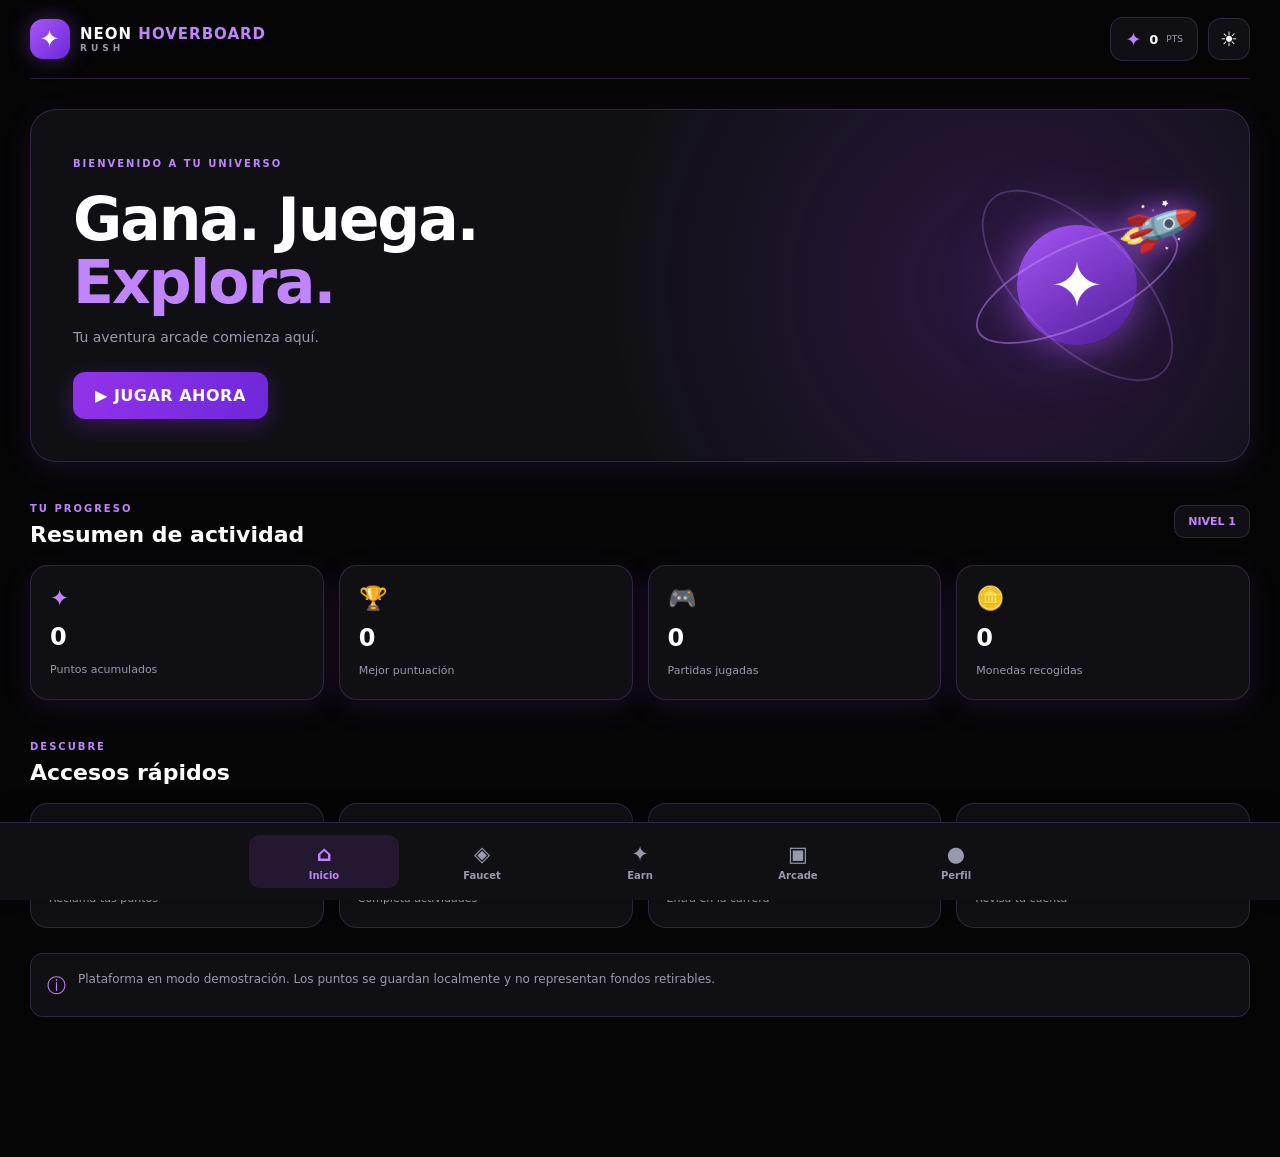
<file: index.html>
<!DOCTYPE html>
<html lang="es">
<head>
  <meta charset="UTF-8">
  <meta name="viewport" content="width=device-width, initial-scale=1.0">
  <meta name="theme-color" content="#090611">
  <meta name="description" content="Neon Hoverboard Rush - Arcade y plataforma de recompensas">
  <title>Neon Hoverboard Rush</title>

  <link rel="stylesheet" href="assets/css/styles.css">
</head>
<body>

  <div id="app">
    <header id="app-header"></header>
    <main id="main-content"></main>
    <nav id="bottom-navigation"></nav>
  </div>

  <script src="assets/js/storage.js"></script>
  <script src="assets/js/game.js"></script>
  <script src="assets/js/app.js"></script>

</body>
</html>
</file>
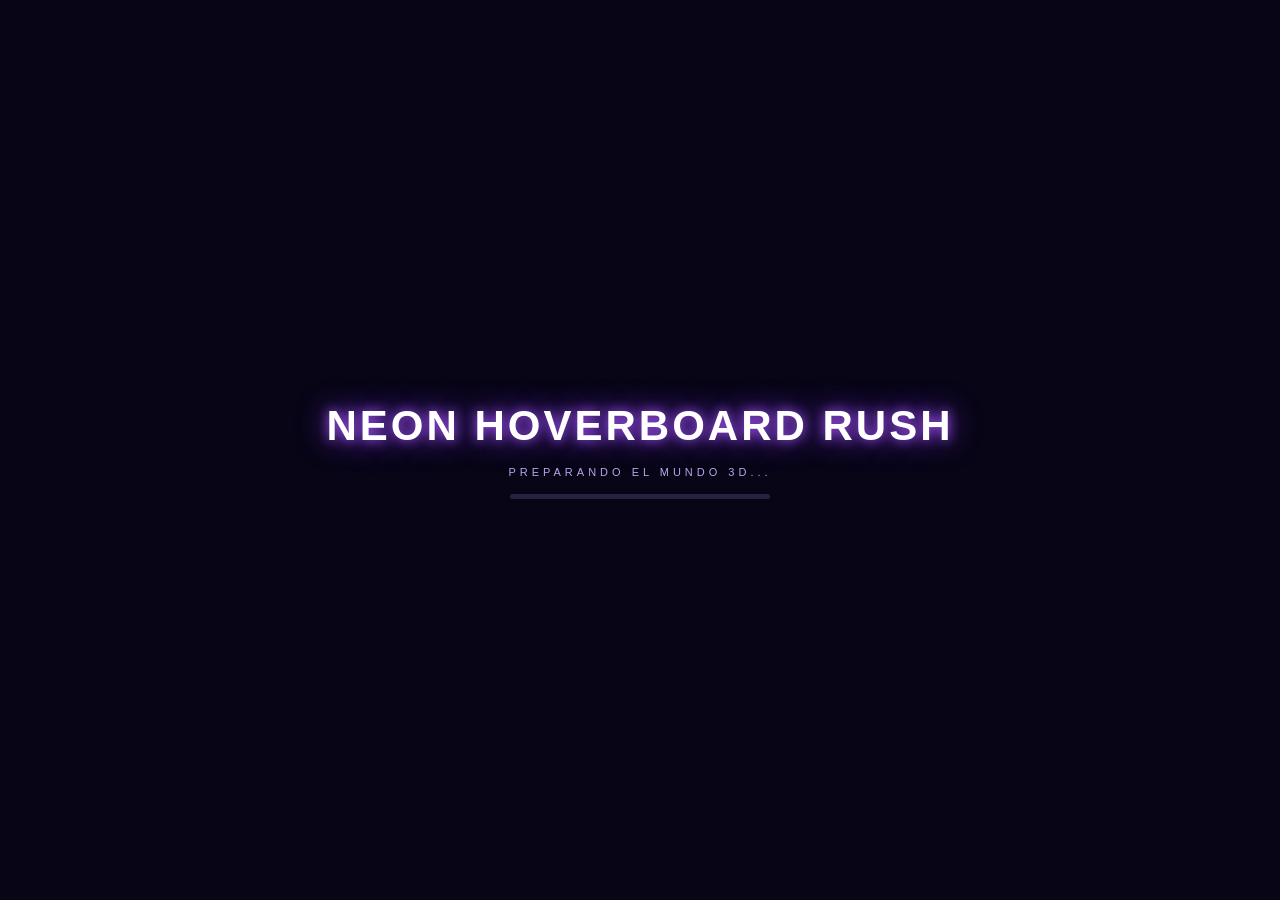
<file: prototype-3d.html>
<!DOCTYPE html>
<html lang="es">
<head>
  <meta charset="UTF-8">
  <meta name="viewport" content="width=device-width, initial-scale=1.0">
  <meta name="theme-color" content="#080516">
  <title>Neon Hoverboard Rush 3D</title>
  <link rel="stylesheet" href="assets/css/prototype-3d.css">
</head>
<body>
  <div id="game-container">
    <canvas id="game-canvas"></canvas>

    <div id="loading-screen">
      <div class="loading-title">NEON HOVERBOARD RUSH</div>
      <div class="loading-subtitle">PREPARANDO EL MUNDO 3D...</div>
      <div class="loading-bar">
        <div id="loading-progress"></div>
      </div>
    </div>

    <div id="game-hud">
      <div class="hud-top">
        <div class="hud-brand">NEON <span>RUSH</span></div>
        <div class="hud-score">⭐ <span id="score">0</span></div>
      </div>

      <div class="hud-bottom">
        <div id="game-message">PREPARADO PARA CORRER</div>
        <button id="start-button">JUGAR</button>
      </div>
    </div>
  </div>

  <script src="https://cdn.babylonjs.com/babylon.js"></script>
<script src="https://cdn.babylonjs.com/loaders/babylonjs.loaders.min.js"></script>
<script src="assets/js/prototype-3d.js"></script>
</body>
</html>
</file>
<file: assets/css/styles.css>
:root {
  --accent: #a855f7;
  --accent-light: #c084fc;
  --blue: #38bdf8;
  --green: #42f5b3;
  --radius: 18px;
  --transition: .25s ease;
  --font: Inter, system-ui, -apple-system, sans-serif;
}

body[data-theme="dark"] {
  --bg: #050505;
  --surface: #101014;
  --surface-2: #181820;
  --text: #fff;
  --muted: #9999ad;
  --border: rgba(192,132,252,.18);
  --shadow: 0 8px 30px rgba(168,85,247,.12);
}

body[data-theme="light"] {
  --bg: #fff;
  --surface: #fff;
  --surface-2: #fff;
  --text: #171221;
  --muted: #777080;
  --border: rgba(147,51,234,.2);
  --shadow: 0 8px 30px rgba(126,34,206,.08);
}

* {
  box-sizing: border-box;
  margin: 0;
  padding: 0;
}

html {
  scroll-behavior: smooth;
}

body {
  min-height: 100vh;
  background: var(--bg);
  color: var(--text);
  font-family: var(--font);
  transition: background var(--transition), color var(--transition);
}

button {
  font: inherit;
  cursor: pointer;
}

button:disabled {
  cursor: not-allowed;
  opacity: .55;
}

button:focus-visible {
  outline: 2px solid var(--accent-light);
  outline-offset: 3px;
}

#app {
  width: min(100%, 1440px);
  min-height: 100vh;
  margin: auto;
  padding: 0 30px 110px;
}

/* HEADER */

#app-header {
  position: sticky;
  top: 0;
  z-index: 20;
  background: var(--bg);
  border-bottom: 1px solid var(--border);
}

.topbar {
  min-height: 78px;
  display: flex;
  align-items: center;
  justify-content: space-between;
  gap: 15px;
}

.brand {
  display: flex;
  align-items: center;
  gap: 10px;
  color: var(--text);
  text-decoration: none;
  font-size: 15px;
  font-weight: 900;
  letter-spacing: 1px;
}

.brand-symbol {
  width: 40px;
  height: 40px;
  display: grid;
  place-items: center;
  border-radius: 13px;
  color: #fff;
  font-size: 24px;
  background: linear-gradient(135deg,#a855f7,#6d28d9);
  box-shadow: 0 0 22px rgba(168,85,247,.35);
}

.brand-name {
  line-height: 1.2;
}

.brand-name strong {
  color: var(--accent-light);
}

.brand-name small {
  display: block;
  font-size: 9px;
  letter-spacing: 4px;
  color: var(--muted);
}

.header-actions {
  display: flex;
  align-items: center;
  gap: 10px;
}

.balance-pill {
  display: flex;
  align-items: center;
  gap: 8px;
  padding: 10px 14px;
  border: 1px solid var(--border);
  border-radius: 13px;
  background: var(--surface);
  font-size: 13px;
}

.balance-pill > span {
  color: var(--accent-light);
  font-size: 19px;
}

.balance-pill small {
  color: var(--muted);
  font-size: 9px;
}

.theme-button {
  width: 42px;
  height: 42px;
  border: 1px solid var(--border);
  border-radius: 13px;
  color: var(--text);
  background: var(--surface);
  font-size: 20px;
}

/* MAIN */

#main-content {
  padding: 30px 0;
  min-height: 70vh;
}

.view {
  display: none;
}

.view.active {
  display: block;
  animation: appear .35s ease;
}

@keyframes appear {
  from { opacity: 0; transform: translateY(8px); }
  to { opacity: 1; transform: translateY(0); }
}

.eyebrow {
  display: inline-block;
  color: var(--accent-light);
  font-size: 10px;
  font-weight: 800;
  letter-spacing: 2px;
}

.page-heading {
  margin-bottom: 25px;
}

.page-heading h1 {
  margin: 10px 0;
  font-size: clamp(30px,5vw,46px);
  font-weight: 900;
  letter-spacing: -1.5px;
}

.page-heading h1 span {
  color: var(--accent-light);
}

.page-heading p {
  color: var(--muted);
  line-height: 1.6;
  font-size: 14px;
}

/* HERO */

.hero-panel {
  min-height: 310px;
  position: relative;
  overflow: hidden;
  display: flex;
  align-items: center;
  justify-content: space-between;
  padding: 42px;
  border: 1px solid var(--border);
  border-radius: 26px;
  background:
    radial-gradient(circle at 80% 50%,rgba(147,51,234,.2),transparent 40%),
    var(--surface);
  box-shadow: var(--shadow);
}

.hero-copy {
  max-width: 560px;
  position: relative;
  z-index: 2;
}

.hero-copy h1 {
  margin: 17px 0 12px;
  font-size: clamp(38px,5vw,60px);
  line-height: 1.05;
  font-weight: 900;
  letter-spacing: -2px;
}

.hero-copy h1 span {
  color: var(--accent-light);
}

.hero-copy p {
  color: var(--muted);
  line-height: 1.7;
  font-size: 14px;
}

.hero-art {
  width: 260px;
  height: 230px;
  position: relative;
  display: grid;
  place-items: center;
}

.hero-planet {
  width: 120px;
  height: 120px;
  display: grid;
  place-items: center;
  border-radius: 50%;
  color: #fff;
  font-size: 65px;
  background: linear-gradient(145deg,#a855f7,#4c1d95);
  box-shadow: 0 0 35px rgba(168,85,247,.55),0 0 80px rgba(168,85,247,.25);
}

.hero-rocket {
  position: absolute;
  right: 15px;
  top: 25px;
  font-size: 55px;
  filter: drop-shadow(0 0 15px #a855f7);
  transform: rotate(25deg);
}

.hero-orbit {
  position: absolute;
  width: 220px;
  height: 80px;
  border: 2px solid rgba(192,132,252,.5);
  border-radius: 50%;
  transform: rotate(-25deg);
}

.hero-orbit.orbit-two {
  width: 245px;
  height: 115px;
  transform: rotate(45deg);
  opacity: .5;
}

.primary-button {
  margin-top: 22px;
  padding: 14px 22px;
  border: 0;
  border-radius: 12px;
  color: #fff;
  font-weight: 850;
  letter-spacing: .5px;
  background: linear-gradient(110deg,#9333ea,#6d28d9);
  box-shadow: 0 6px 22px rgba(147,51,234,.3);
  transition: transform var(--transition), box-shadow var(--transition);
}

.primary-button:hover {
  transform: translateY(-3px);
  box-shadow: 0 10px 30px rgba(147,51,234,.45);
}

/* SECTION HEADINGS */

.section-heading {
  display: flex;
  justify-content: space-between;
  align-items: center;
  gap: 12px;
  margin: 35px 0 18px;
}

.section-heading h2 {
  margin-top: 6px;
  font-size: 22px;
}

.level-badge {
  padding: 9px 13px;
  border: 1px solid var(--border);
  border-radius: 10px;
  background: var(--surface);
  color: var(--accent-light);
  font-size: 11px;
  font-weight: 800;
}

/* STATS */

.stats-grid {
  display: grid;
  grid-template-columns: repeat(4,minmax(0,1fr));
  gap: 15px;
}

.stat-card {
  min-height: 135px;
  padding: 19px;
  border: 1px solid var(--border);
  border-radius: var(--radius);
  background: var(--surface);
  box-shadow: var(--shadow);
  transition: transform var(--transition),border var(--transition);
}

.stat-card:hover {
  transform: translateY(-4px);
  border-color: var(--accent);
}

.stat-icon {
  display: block;
  margin-bottom: 12px;
  color: var(--accent-light);
  font-size: 23px;
}

.stat-card strong {
  display: block;
  margin: 7px 0;
  font-size: 24px;
  overflow-wrap: anywhere;
}

.stat-card small {
  color: var(--muted);
  font-size: 11px;
}

/* QUICK ACCESS */

.quick-grid {
  display: grid;
  grid-template-columns: repeat(4,minmax(0,1fr));
  gap: 15px;
}

.quick-card {
  min-height: 125px;
  padding: 18px;
  text-align: left;
  border: 1px solid var(--border);
  border-radius: var(--radius);
  background: var(--surface);
  color: var(--text);
  transition: var(--transition);
}

.quick-card:hover {
  transform: translateY(-4px);
  border-color: var(--accent);
  box-shadow: 0 0 22px rgba(168,85,247,.2);
}

.quick-card > span {
  display: block;
  margin-bottom: 12px;
  color: var(--accent-light);
  font-size: 25px;
}

.quick-card strong,
.quick-card small {
  display: block;
}

.quick-card small {
  margin-top: 6px;
  color: var(--muted);
  font-size: 11px;
}

/* NOTICE */

.notice-panel {
  display: flex;
  align-items: flex-start;
  gap: 12px;
  margin-top: 25px;
  padding: 16px;
  border: 1px solid var(--border);
  border-radius: 13px;
  background: var(--surface);
  color: var(--muted);
  font-size: 12px;
  line-height: 1.6;
}

.notice-panel > span {
  color: var(--accent-light);
  font-size: 19px;
}

/* FAUCET */

.faucet-panel {
  max-width: 650px;
  margin: 20px auto 30px;
  padding: 35px 25px;
  text-align: center;
  border: 1px solid var(--border);
  border-radius: 25px;
  background:
    radial-gradient(circle at 50% 15%,rgba(168,85,247,.18),transparent 45%),
    var(--surface);
  box-shadow: var(--shadow);
}

.faucet-symbol {
  width: 85px;
  height: 85px;
  display: grid;
  place-items: center;
  margin: 0 auto 20px;
  border-radius: 25px;
  background: linear-gradient(145deg,#9333ea,#4c1d95);
  color: #fff;
  font-size: 42px;
  box-shadow: 0 0 30px rgba(168,85,247,.35);
}

.faucet-amount {
  margin: 14px 0;
  font-size: clamp(35px,6vw,52px);
  font-weight: 900;
}

.faucet-amount small {
  color: var(--accent-light);
  font-size: 15px;
}

.faucet-panel p {
  color: var(--muted);
  font-size: 13px;
  line-height: 1.6;
}

.countdown {
  margin: 24px 0;
  color: var(--accent-light);
  font-size: 38px;
  font-weight: 900;
  font-variant-numeric: tabular-nums;
}

.claim-button {
  width: min(100%,300px);
}

.demo-label {
  display: block;
  margin-top: 17px;
  color: var(--muted);
  font-size: 9px;
  letter-spacing: 1.5px;
}

/* EARN */

.earn-list {
  display: grid;
  gap: 14px;
}

.earn-card {
  display: flex;
  align-items: center;
  gap: 17px;
  padding: 19px;
  border: 1px solid var(--border);
  border-radius: 17px;
  background: var(--surface);
  box-shadow: var(--shadow);
}

.earn-icon {
  flex: 0 0 52px;
  width: 52px;
  height: 52px;
  display: grid;
  place-items: center;
  border-radius: 15px;
  background: rgba(168,85,247,.13);
  color: var(--accent-light);
  font-size: 25px;
}

.earn-info {
  flex: 1;
  min-width: 0;
}

.earn-info strong {
  font-size: 15px;
}

.earn-info p {
  margin: 5px 0;
  color: var(--muted);
  font-size: 12px;
  line-height: 1.5;
}

.earn-info small {
  color: var(--accent-light);
  font-size: 10px;
}

.secondary-button {
  padding: 10px 14px;
  border: 1px solid var(--border);
  border-radius: 10px;
  background: rgba(168,85,247,.12);
  color: var(--accent-light);
  font-size: 11px;
  font-weight: 800;
}

/* PROFILE */

.profile-card {
  margin-bottom: 22px;
  padding: 28px;
  text-align: center;
  border: 1px solid var(--border);
  border-radius: 22px;
  background: var(--surface);
  box-shadow: var(--shadow);
}

.profile-avatar {
  width: 78px;
  height: 78px;
  display: grid;
  place-items: center;
  margin: 0 auto 14px;
  border-radius: 25px;
  background: linear-gradient(135deg,#9333ea,#4c1d95);
  color: #fff;
  font-size: 35px;
  font-weight: 900;
}

.profile-card h2 {
  margin-bottom: 5px;
}

.profile-card p {
  margin-bottom: 15px;
  color: var(--muted);
  font-size: 12px;
}

.profile-options {
  display: grid;
  gap: 10px;
  margin-top: 22px;
}

.profile-option {
  display: flex;
  align-items: center;
  gap: 13px;
  width: 100%;
  padding: 17px;
  border: 1px solid var(--border);
  border-radius: 13px;
  background: var(--surface);
  color: var(--text);
  text-align: left;
}

.profile-option span {
  color: var(--accent-light);
  font-size: 20px;
}

.profile-option b {
  margin-left: auto;
  color: var(--muted);
}

/* GAME */

.game-stats {
  display: grid;
  grid-template-columns: repeat(3,1fr);
  gap: 10px;
  margin-bottom: 13px;
}

.game-stats > div {
  padding: 13px;
  border: 1px solid var(--border);
  border-radius: 13px;
  background: var(--surface);
  text-align: center;
}

.game-stats small,
.game-stats strong {
  display: block;
}

.game-stats small {
  margin-bottom: 6px;
  color: var(--muted);
  font-size: 9px;
  letter-spacing: 1px;
}

.game-stats strong {
  color: var(--accent-light);
  font-size: 20px;
}

.game-container {
  position: relative;
  overflow: hidden;
  height: min(65vh,560px);
  min-height: 390px;
  border: 1px solid rgba(168,85,247,.4);
  border-radius: 20px;
  background: #08051b;
  box-shadow: 0 0 28px rgba(168,85,247,.15);
}

#game-canvas {
  display: block;
  width: 100%;
  height: 100%;
  touch-action: none;
}

.game-overlay {
  position: absolute;
  inset: 0;
  z-index: 2;
  display: grid;
  place-items: center;
  padding: 20px;
  background: rgba(5,5,15,.68);
  backdrop-filter: blur(5px);
}

.game-overlay.hidden {
  display: none;
}

.game-overlay-card {
  width: min(100%,360px);
  padding: 27px;
  text-align: center;
  border: 1px solid rgba(192,132,252,.3);
  border-radius: 20px;
  background: rgba(16,10,32,.94);
  color: #fff;
  box-shadow: 0 0 35px rgba(168,85,247,.2);
}

.game-overlay-card h2 {
  margin: 13px 0;
  font-size: 29px;
  line-height: 1.1;
}

.game-overlay-card p {
  margin: 9px 0;
  color: #c5bdd8;
  font-size: 13px;
  line-height: 1.5;
}

.game-controls {
  display: flex;
  justify-content: center;
  gap: 13px;
  margin: 15px 0;
}

.control-button {
  min-width: 75px;
  min-height: 48px;
  padding: 10px 17px;
  border: 1px solid var(--border);
  border-radius: 13px;
  background: var(--surface);
  color: var(--accent-light);
  font-size: 19px;
  font-weight: 900;
}

.game-hint {
  color: var(--muted);
  text-align: center;
  font-size: 11px;
  line-height: 1.6;
}

/* MESSAGE MODAL */

.message-modal {
  position: fixed;
  inset: 0;
  z-index: 100;
  display: grid;
  place-items: center;
  padding: 20px;
  background: rgba(0,0,0,.7);
  backdrop-filter: blur(7px);
}

.message-card {
  width: min(100%,390px);
  padding: 28px;
  border: 1px solid var(--border);
  border-radius: 20px;
  background: var(--surface);
  color: var(--text);
  text-align: center;
  box-shadow: var(--shadow);
}

.message-card h2 {
  margin: 15px 0 9px;
}

.message-card p {
  color: var(--muted);
  font-size: 13px;
  line-height: 1.6;
}

/* BOTTOM NAVIGATION */

#bottom-navigation {
  position: fixed;
  z-index: 30;
  left: 50%;
  bottom: 0;
  transform: translateX(-50%);
  width: min(100%,1440px);
  display: flex;
  justify-content: center;
  gap: 8px;
  padding: 12px 22px calc(12px + env(safe-area-inset-bottom));
  border-top: 1px solid var(--border);
  background: var(--surface);
  box-shadow: 0 -8px 30px rgba(0,0,0,.12);
}

.nav-item {
  flex: 1;
  max-width: 150px;
  display: flex;
  flex-direction: column;
  align-items: center;
  gap: 4px;
  padding: 7px 5px;
  border: 0;
  border-radius: 11px;
  background: transparent;
  color: var(--muted);
  font-size: 10px;
  font-weight: 700;
  transition: var(--transition);
}

.nav-icon {
  font-size: 21px;
}

.nav-item.active {
  background: rgba(168,85,247,.12);
  color: var(--accent-light);
}

/* LIGHT THEME */

body[data-theme="light"] .hero-panel {
  background:
    radial-gradient(circle at 80% 50%,rgba(168,85,247,.10),transparent 40%),
    #fff;
}

body[data-theme="light"] .faucet-panel {
  background:
    radial-gradient(circle at 50% 15%,rgba(168,85,247,.08),transparent 45%),
    #fff;
}

/* RESPONSIVE */

@media (max-width: 900px) {
  .stats-grid,
  .quick-grid {
    grid-template-columns: repeat(2,minmax(0,1fr));
  }

  .hero-art {
    width: 190px;
    transform: scale(.85);
  }
}

@media (max-width: 600px) {
  #app {
    padding: 0 15px 105px;
  }

  .topbar {
    min-height: 67px;
  }

  .brand {
    font-size: 11px;
    gap: 7px;
  }

  .brand-symbol {
    width: 34px;
    height: 34px;
    font-size: 20px;
  }

  .balance-pill {
    gap: 5px;
    padding: 8px;
    font-size: 11px;
  }

  .theme-button {
    width: 36px;
    height: 36px;
  }

  #main-content {
    padding-top: 20px;
  }

  .hero-panel {
    min-height: 350px;
    padding: 25px 20px;
    align-items: flex-start;
  }

  .hero-copy h1 {
    font-size: 39px;
  }

  .hero-copy p {
    max-width: 230px;
    font-size: 12px;
  }

  .hero-art {
    position: absolute;
    right: -40px;
    bottom: -45px;
    opacity: .65;
    transform: scale(.65);
  }

  .section-heading {
    margin-top: 27px;
  }

  .section-heading h2 {
    font-size: 19px;
  }

  .stats-grid,
  .quick-grid {
    gap: 10px;
  }

  .stat-card {
    min-height: 120px;
    padding: 14px;
  }

  .stat-card strong {
    font-size: 20px;
  }

  .quick-card {
    min-height: 110px;
    padding: 14px;
  }

  .earn-card {
    gap: 10px;
    padding: 13px;
  }

  .earn-icon {
    flex-basis: 42px;
    width: 42px;
    height: 42px;
    font-size: 20px;
  }

  .earn-info strong {
    font-size: 13px;
  }

  .earn-info p {
    font-size: 10px;
  }

  .secondary-button {
    padding: 9px;
    font-size: 10px;
  }

  .game-container {
    min-height: 400px;
    height: 58vh;
  }

  #bottom-navigation {
    gap: 2px;
    padding-left: 7px;
    padding-right: 7px;
  }

  .nav-item {
    font-size: 9px;
  }

  .nav-icon {
    font-size: 19px;
  }
}
</file>
<file: assets/css/prototype-3d.css>
* {
  box-sizing: border-box;
  margin: 0;
  padding: 0;
}

html, body {
  width: 100%;
  height: 100%;
  overflow: hidden;
  background: #080516;
  font-family: Arial, Helvetica, sans-serif;
  color: #fff;
}

#game-container {
  position: relative;
  width: 100%;
  height: 100%;
  min-height: 100vh;
  overflow: hidden;
  background: radial-gradient(ellipse at center, #17102e 0%, #080516 75%);
}

#game-canvas {
  display: block;
  width: 100%;
  height: 100%;
  outline: none;
  touch-action: none;
}

#loading-screen {
  position: absolute;
  inset: 0;
  z-index: 10;
  display: flex;
  flex-direction: column;
  justify-content: center;
  align-items: center;
  gap: 16px;
  background: #080516;
  transition: opacity .6s ease, visibility .6s ease;
}

#loading-screen.hidden {
  opacity: 0;
  visibility: hidden;
  pointer-events: none;
}

.loading-title {
  font-size: clamp(23px, 5vw, 42px);
  font-weight: 900;
  letter-spacing: 3px;
  text-align: center;
  color: #fff;
  text-shadow: 0 0 12px #a855f7, 0 0 30px #7c3aed;
}

.loading-subtitle {
  color: #b9a5ed;
  font-size: 11px;
  letter-spacing: 4px;
}

.loading-bar {
  width: min(260px, 65vw);
  height: 5px;
  border-radius: 20px;
  background: #29203e;
  overflow: hidden;
}

#loading-progress {
  width: 0;
  height: 100%;
  border-radius: 20px;
  background: linear-gradient(90deg, #7c3aed, #54e7ff);
  box-shadow: 0 0 15px #a855f7;
  transition: width .25s ease;
}

#game-hud {
  position: absolute;
  inset: 0;
  z-index: 5;
  display: flex;
  flex-direction: column;
  justify-content: space-between;
  padding: max(20px, env(safe-area-inset-top)) 22px max(22px, env(safe-area-inset-bottom));
  pointer-events: none;
}

.hud-top {
  display: flex;
  justify-content: space-between;
  align-items: center;
}

.hud-brand {
  font-size: 19px;
  font-weight: 900;
  letter-spacing: 2px;
  text-shadow: 0 0 15px #8b5cf6;
}

.hud-brand span {
  color: #54e7ff;
}

.hud-score {
  padding: 10px 17px;
  border: 1px solid rgba(168, 85, 247, .55);
  border-radius: 15px;
  background: rgba(15, 9, 32, .75);
  backdrop-filter: blur(12px);
  font-weight: 800;
  box-shadow: 0 0 20px rgba(139, 92, 246, .2);
}

.hud-bottom {
  display: flex;
  flex-direction: column;
  align-items: center;
  gap: 17px;
  padding-bottom: 10px;
}

#game-message {
  color: #e6d8ff;
  font-size: 12px;
  font-weight: 800;
  letter-spacing: 3px;
  text-align: center;
  text-shadow: 0 0 12px #a855f7;
}

#start-button {
  min-width: 190px;
  padding: 16px 38px;
  border: 1px solid #d8b4fe;
  border-radius: 16px;
  color: white;
  font-size: 15px;
  font-weight: 900;
  letter-spacing: 3px;
  cursor: pointer;
  pointer-events: auto;
  background: linear-gradient(110deg, #7c3aed, #a855f7 55%, #6d28d9);
  box-shadow: 0 0 20px rgba(168, 85, 247, .5),
              inset 0 1px 0 rgba(255,255,255,.3);
  transition: transform .2s ease, box-shadow .2s ease;
}

#start-button:hover {
  transform: translateY(-3px) scale(1.04);
  box-shadow: 0 0 32px rgba(168, 85, 247, .8);
}

#start-button:active {
  transform: scale(.96);
}

@media (max-width: 600px) {
  #game-hud {
    padding-left: 15px;
    padding-right: 15px;
  }

  .hud-brand {
    font-size: 16px;
  }

  #game-message {
    font-size: 10px;
    letter-spacing: 2px;
  }
}
</file>
